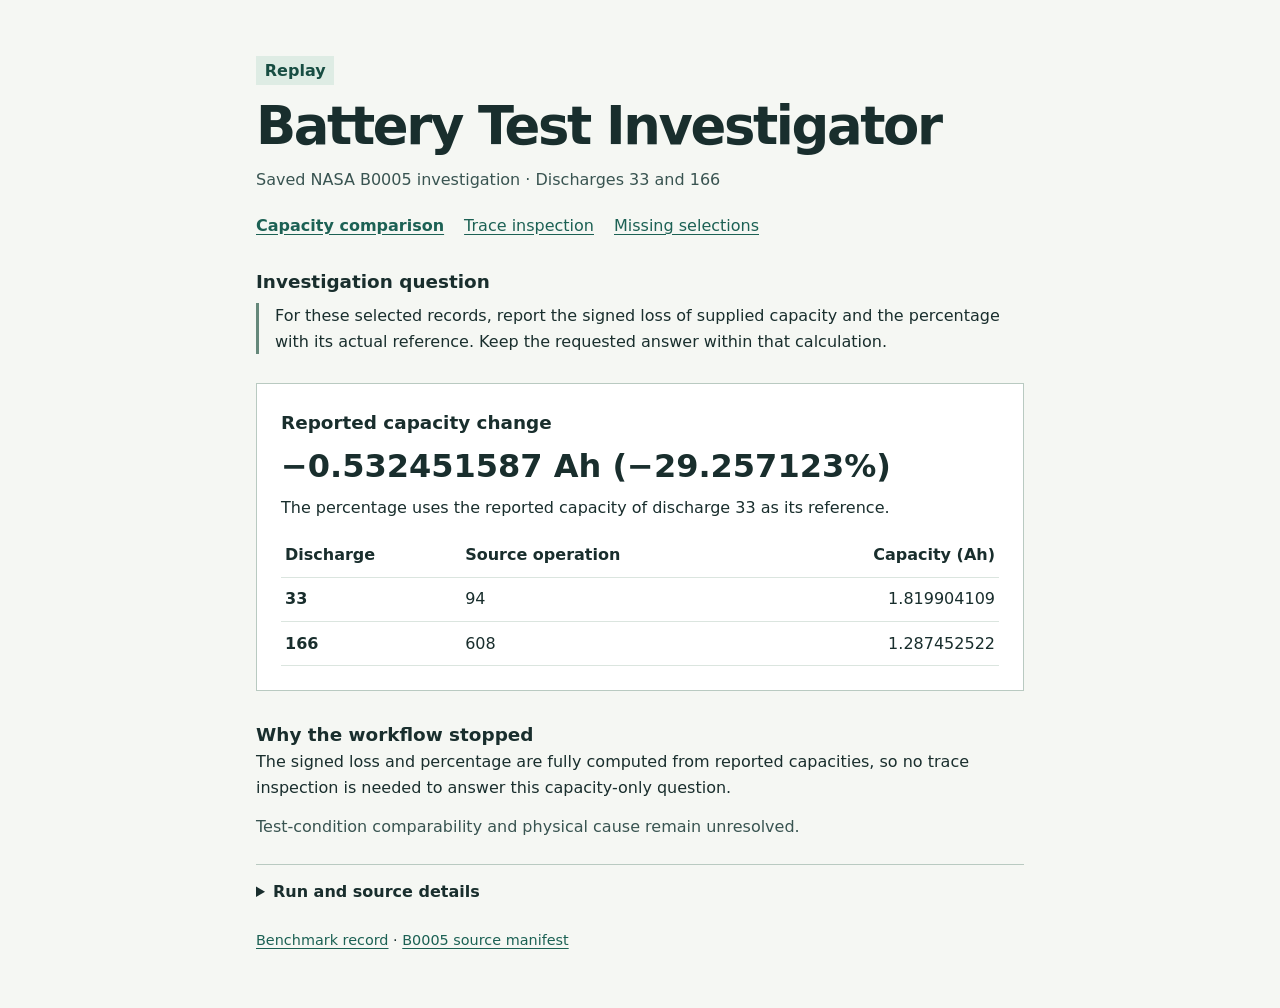
<file: demo/index.html>
<!doctype html>
<html lang="en">
<head>
  <meta charset="utf-8">
  <meta name="viewport" content="width=device-width, initial-scale=1">
  <meta name="color-scheme" content="light">
  <meta http-equiv="Content-Security-Policy" content="default-src 'none'; style-src 'unsafe-inline'; base-uri 'none'; form-action 'none'">
  <title>Capacity replay | Battery Test Investigator</title>
  <style>
    :root {
      font: 1rem/1.6 "Source Sans 3", system-ui, sans-serif;
      color: #192e2d;
      background: #f5f7f3;
    }

    body { margin: 0; }
    main { max-width: 48rem; margin: auto; padding: clamp(1.25rem, 5vw, 3.5rem); }
    h1, h2, p { margin: 0; }
    h1 { font-size: clamp(2rem, 6vw, 3.3rem); line-height: 1.05; letter-spacing: -0.045em; }
    h2 { font-size: 1.15rem; }
    .intro { margin-top: 0.85rem; color: #395451; }
    .mode { display: inline-block; margin-bottom: 0.8rem; padding: 0.12rem 0.55rem; color: #174d42; background: #deece4; font-weight: 650; }
    .section { margin-top: 1.8rem; }
    nav { display: flex; flex-wrap: wrap; gap: 0.5rem 1.25rem; margin-top: 1.25rem; }
    nav [aria-current="page"] { font-weight: 700; }
    blockquote { margin: 0.4rem 0 0; padding-left: 1rem; border-left: 3px solid #65887a; }
    .comparison { padding: clamp(0.8rem, 3vw, 1.5rem); border: 1px solid #b9cac1; background: white; }
    .change { margin: 0.2rem 0; font-size: clamp(1.3rem, 4vw, 2rem); font-weight: 700; font-variant-numeric: tabular-nums; }
    table { width: 100%; margin-top: 0.8rem; border-collapse: collapse; font-variant-numeric: tabular-nums; }
    th, td { padding: 0.55rem 0.25rem; border-bottom: 1px solid #dbe5df; text-align: left; }
    th:last-child, td:last-child { text-align: right; }
    details { margin-top: 1.5rem; padding-top: 0.9rem; border-top: 1px solid #b9cac1; }
    summary { cursor: pointer; font-weight: 650; }
    details p { margin-top: 0.5rem; }
    footer { margin-top: 1.5rem; font-size: 0.9rem; }
    a { color: #1c6154; text-underline-offset: 0.2em; }
    a:focus-visible, summary:focus-visible { outline: 2px solid #1c6154; outline-offset: 0.2rem; }
  </style>
</head>
<body>
  <main>
    <header>
      <p class="mode">Replay</p>
      <h1>Battery Test Investigator</h1>
      <p class="intro">Saved NASA B0005 investigation · Discharges 33 and 166</p>
    </header>

    <nav aria-label="Saved investigations">
      <a href="index.html" aria-current="page">Capacity comparison</a>
      <a href="traces.html">Trace inspection</a>
      <a href="clarification.html">Missing selections</a>
    </nav>

    <section class="section" aria-labelledby="question">
      <h2 id="question">Investigation question</h2>
      <blockquote>For these selected records, report the signed loss of supplied capacity and the percentage with its actual reference. Keep the requested answer within that calculation.</blockquote>
    </section>

    <section class="section comparison" aria-labelledby="capacity">
      <h2 id="capacity">Reported capacity change</h2>
      <p class="change">−0.532451587 Ah (−29.257123%)</p>
      <p>The percentage uses the reported capacity of discharge 33 as its reference.</p>
      <table aria-label="Selected discharge records">
        <thead>
          <tr><th scope="col">Discharge</th><th scope="col">Source operation</th><th scope="col">Capacity (Ah)</th></tr>
        </thead>
        <tbody>
          <tr><th scope="row">33</th><td>94</td><td>1.819904109</td></tr>
          <tr><th scope="row">166</th><td>608</td><td>1.287452522</td></tr>
        </tbody>
      </table>
    </section>

    <section class="section" aria-labelledby="decision">
      <h2 id="decision">Why the workflow stopped</h2>
      <p>The signed loss and percentage are fully computed from reported capacities, so no trace inspection is needed to answer this capacity-only question.</p>
      <p class="intro">Test-condition comparability and physical cause remain unresolved.</p>
    </section>

    <details>
      <summary>Run and source details</summary>
      <p>The workflow compared capacity and retrieved the battery protocol before saving partial findings.</p>
      <p>Local benchmark case <code>R25-capacity</code>, workflow v23. The source manifest identifies the original MATLAB file and its checksum.</p>
    </details>

    <footer>
      <a href="../evaluations/experiments/portfolio-final-local-20261110.json">Benchmark record</a>
      · <a href="../data/manifests/B0005.json">B0005 source manifest</a>
    </footer>
  </main>
</body>
</html>
</file>
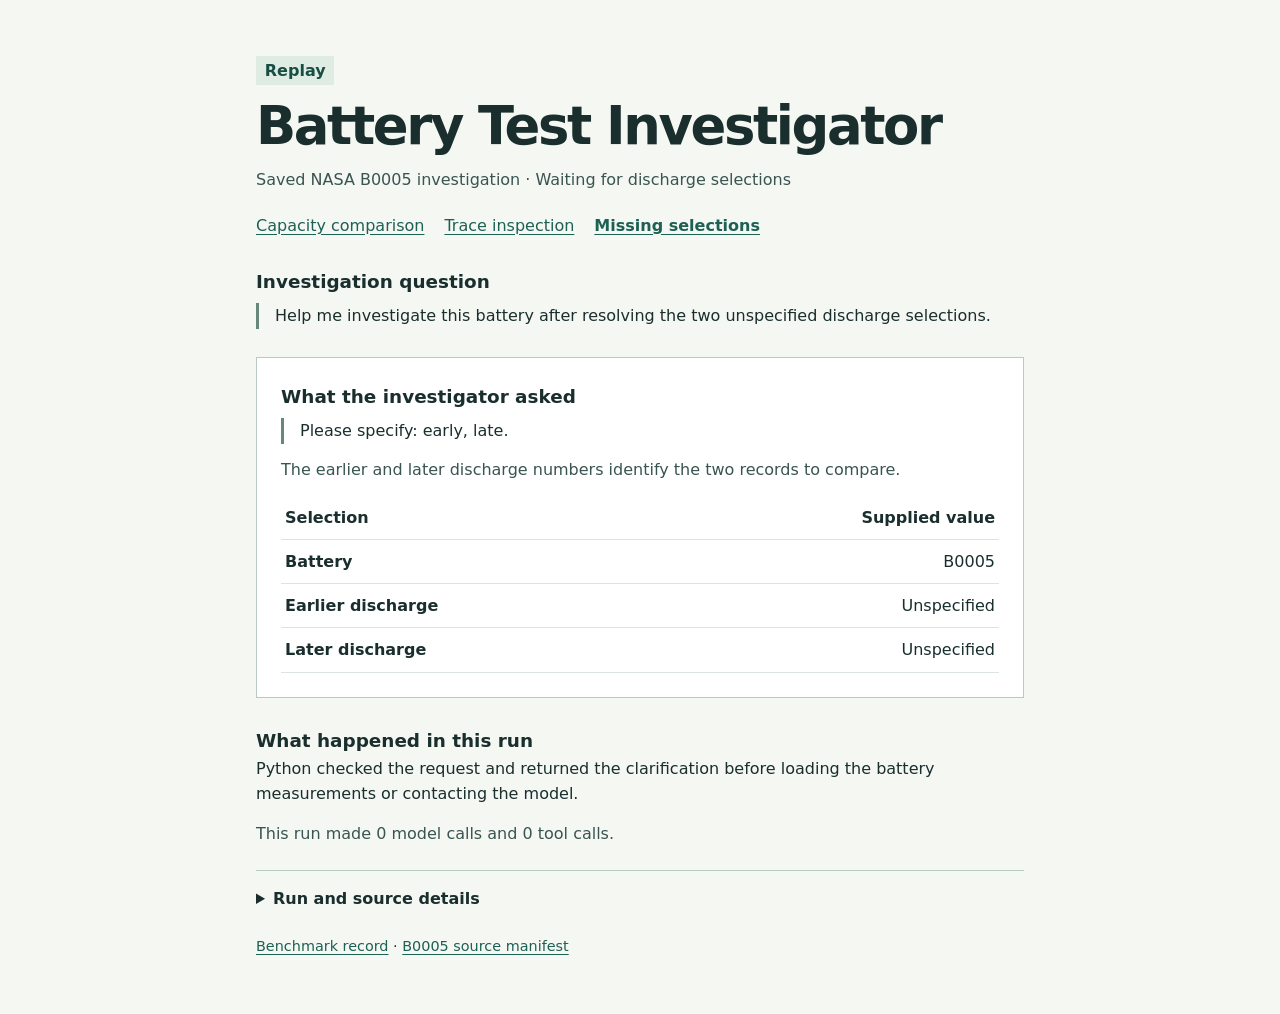
<file: demo/clarification.html>
<!doctype html>
<html lang="en">
<head>
  <meta charset="utf-8">
  <meta name="viewport" content="width=device-width, initial-scale=1">
  <meta name="color-scheme" content="light">
  <meta http-equiv="Content-Security-Policy" content="default-src 'none'; style-src 'unsafe-inline'; base-uri 'none'; form-action 'none'">
  <title>Clarification replay | Battery Test Investigator</title>
  <style>
    :root {
      font: 1rem/1.6 "Source Sans 3", system-ui, sans-serif;
      color: #192e2d;
      background: #f5f7f3;
    }

    body { margin: 0; }
    main { max-width: 48rem; margin: auto; padding: clamp(1.25rem, 5vw, 3.5rem); }
    h1, h2, p { margin: 0; }
    h1 { font-size: clamp(2rem, 6vw, 3.3rem); line-height: 1.05; letter-spacing: -0.045em; }
    h2 { font-size: 1.15rem; }
    .intro { margin-top: 0.85rem; color: #395451; }
    .mode { display: inline-block; margin-bottom: 0.8rem; padding: 0.12rem 0.55rem; color: #174d42; background: #deece4; font-weight: 650; }
    .section { margin-top: 1.8rem; }
    nav { display: flex; flex-wrap: wrap; gap: 0.5rem 1.25rem; margin-top: 1.25rem; }
    nav [aria-current="page"] { font-weight: 700; }
    blockquote { margin: 0.4rem 0 0; padding-left: 1rem; border-left: 3px solid #65887a; }
    .comparison { padding: clamp(0.8rem, 3vw, 1.5rem); border: 1px solid #b9cac1; background: white; }
    table { width: 100%; margin-top: 0.8rem; border-collapse: collapse; font-variant-numeric: tabular-nums; }
    th, td { padding: 0.55rem 0.25rem; border-bottom: 1px solid #dbe5df; text-align: left; }
    th:last-child, td:last-child { text-align: right; }
    details { margin-top: 1.5rem; padding-top: 0.9rem; border-top: 1px solid #b9cac1; }
    summary { cursor: pointer; font-weight: 650; }
    details p { margin-top: 0.5rem; }
    footer { margin-top: 1.5rem; font-size: 0.9rem; }
    a { color: #1c6154; text-underline-offset: 0.2em; }
    a:focus-visible, summary:focus-visible { outline: 2px solid #1c6154; outline-offset: 0.2rem; }
      code { overflow-wrap: anywhere; }
  </style>
</head>
<body>
  <main>
    <header>
      <p class="mode">Replay</p>
      <h1>Battery Test Investigator</h1>
      <p class="intro">Saved NASA B0005 investigation · Waiting for discharge selections</p>
    </header>

    <nav aria-label="Saved investigations">
      <a href="index.html">Capacity comparison</a>
      <a href="traces.html">Trace inspection</a>
      <a href="clarification.html" aria-current="page">Missing selections</a>
    </nav>

    <section class="section" aria-labelledby="question">
      <h2 id="question">Investigation question</h2>
      <blockquote>Help me investigate this battery after resolving the two unspecified discharge selections.</blockquote>
    </section>

    <section class="section comparison" aria-labelledby="clarification">
      <h2 id="clarification">What the investigator asked</h2>
      <blockquote>Please specify: early, late.</blockquote>
      <p class="intro">The earlier and later discharge numbers identify the two records to compare.</p>
      <table aria-label="Selections supplied in the request">
        <thead>
          <tr><th scope="col">Selection</th><th scope="col">Supplied value</th></tr>
        </thead>
        <tbody>
          <tr><th scope="row">Battery</th><td>B0005</td></tr>
          <tr><th scope="row">Earlier discharge</th><td>Unspecified</td></tr>
          <tr><th scope="row">Later discharge</th><td>Unspecified</td></tr>
        </tbody>
      </table>
    </section>

    <section class="section" aria-labelledby="activity">
      <h2 id="activity">What happened in this run</h2>
      <p>Python checked the request and returned the clarification before loading the battery measurements or contacting the model.</p>
      <p class="intro">This run made 0 model calls and 0 tool calls.</p>
    </section>

    <details>
      <summary>Run and source details</summary>
      <p>Local benchmark case <code>R29-missing-pair</code>, workflow v23.</p>
      <p>Saved run <code>db54a02de8a54dabb3c229cd1b587177</code>.</p>
      <p>The benchmark records this run's checksum and its <code>needs_clarification</code> result.</p>
    </details>

    <footer>
      <a href="../evaluations/experiments/portfolio-final-local-20261110.json">Benchmark record</a>
      · <a href="../data/manifests/B0005.json">B0005 source manifest</a>
    </footer>
  </main>
</body>
</html>
</file>
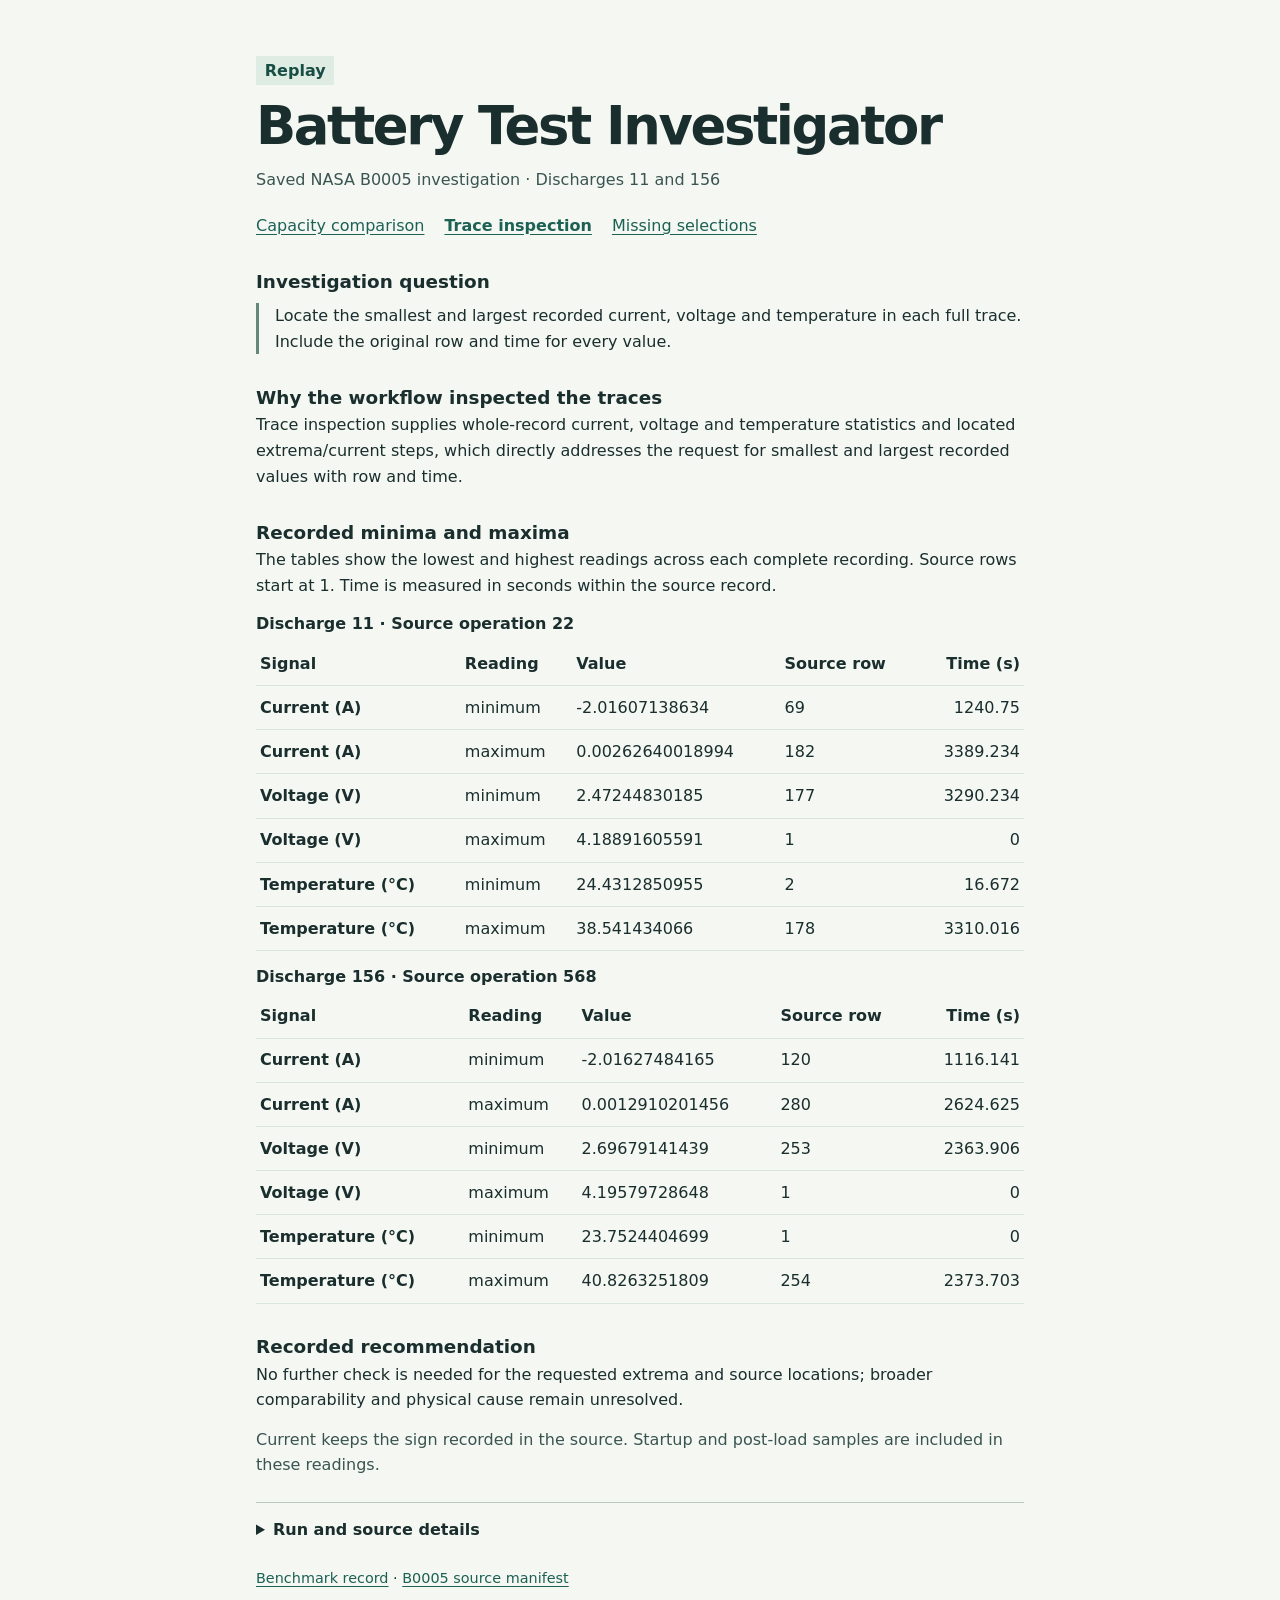
<file: demo/traces.html>
<!doctype html>
<html lang="en">
<head>
  <meta charset="utf-8">
  <meta name="viewport" content="width=device-width, initial-scale=1">
  <meta name="color-scheme" content="light">
  <meta http-equiv="Content-Security-Policy" content="default-src 'none'; style-src 'unsafe-inline'; base-uri 'none'; form-action 'none'">
  <title>Trace replay | Battery Test Investigator</title>
  <style>
    :root {
      font: 1rem/1.6 "Source Sans 3", system-ui, sans-serif;
      color: #192e2d;
      background: #f5f7f3;
    }

    body { margin: 0; }
    main { max-width: 48rem; margin: auto; padding: clamp(1.25rem, 5vw, 3.5rem); }
    h1, h2, p { margin: 0; }
    h1 { font-size: clamp(2rem, 6vw, 3.3rem); line-height: 1.05; letter-spacing: -0.045em; }
    h2 { font-size: 1.15rem; }
    .intro { margin-top: 0.85rem; color: #395451; }
    .mode { display: inline-block; margin-bottom: 0.8rem; padding: 0.12rem 0.55rem; color: #174d42; background: #deece4; font-weight: 650; }
    .section { margin-top: 1.8rem; }
    nav { display: flex; flex-wrap: wrap; gap: 0.5rem 1.25rem; margin-top: 1.25rem; }
    nav [aria-current="page"] { font-weight: 700; }
    blockquote { margin: 0.4rem 0 0; padding-left: 1rem; border-left: 3px solid #65887a; }
    .comparison { padding: clamp(0.8rem, 3vw, 1.5rem); border: 1px solid #b9cac1; background: white; }
    .change { margin: 0.2rem 0; font-size: clamp(1.3rem, 4vw, 2rem); font-weight: 700; font-variant-numeric: tabular-nums; }
    table { width: 100%; margin-top: 0.8rem; border-collapse: collapse; font-variant-numeric: tabular-nums; }
    th, td { padding: 0.55rem 0.25rem; border-bottom: 1px solid #dbe5df; text-align: left; }
    th:last-child, td:last-child { text-align: right; }
    details { margin-top: 1.5rem; padding-top: 0.9rem; border-top: 1px solid #b9cac1; }
    summary { cursor: pointer; font-weight: 650; }
    details p { margin-top: 0.5rem; }
    footer { margin-top: 1.5rem; font-size: 0.9rem; }
    a { color: #1c6154; text-underline-offset: 0.2em; }
    a:focus-visible, summary:focus-visible { outline: 2px solid #1c6154; outline-offset: 0.2rem; }

    .table-scroll { overflow-x: auto; margin-top: 0.8rem; }
    .table-scroll table { min-width: 35rem; margin-top: 0; }
    caption { text-align: left; font-weight: 650; margin-bottom: 0.3rem; }
    code { overflow-wrap: anywhere; }
    .scroll-hint { display: none; }
    @media (max-width: 640px) { .scroll-hint { display: block; } }
  </style>
</head>
<body>
  <main>
    <header>
      <p class="mode">Replay</p>
      <h1>Battery Test Investigator</h1>
      <p class="intro">Saved NASA B0005 investigation · Discharges 11 and 156</p>
    </header>

    <nav aria-label="Saved investigations">
      <a href="index.html">Capacity comparison</a>
      <a href="traces.html" aria-current="page">Trace inspection</a>
      <a href="clarification.html">Missing selections</a>
    </nav>

    <section class="section" aria-labelledby="question">
      <h2 id="question">Investigation question</h2>
      <blockquote>Locate the smallest and largest recorded current, voltage and temperature in each full trace. Include the original row and time for every value.</blockquote>
    </section>

    <section class="section" aria-labelledby="decision">
      <h2 id="decision">Why the workflow inspected the traces</h2>
      <p>Trace inspection supplies whole-record current, voltage and temperature statistics and located extrema/current steps, which directly addresses the request for smallest and largest recorded values with row and time.</p>
    </section>

    <section class="section" aria-labelledby="readings">
      <h2 id="readings">Recorded minima and maxima</h2>
      <p>The tables show the lowest and highest readings across each complete recording. Source rows start at 1. Time is measured in seconds within the source record.</p>
      <p class="intro scroll-hint">Scroll each table to see the source rows and times.</p>

      <div class="table-scroll" tabindex="0" role="region" aria-label="Discharge 11 · Source operation 22">
        <table>
          <caption>Discharge 11 · Source operation 22</caption>
          <thead>
            <tr><th scope="col">Signal</th><th scope="col">Reading</th><th scope="col">Value</th><th scope="col">Source row</th><th scope="col">Time (s)</th></tr>
          </thead>
          <tbody>
            <tr><th scope="row">Current (A)</th><td>minimum</td><td>-2.01607138634</td><td>69</td><td>1240.75</td></tr>
            <tr><th scope="row">Current (A)</th><td>maximum</td><td>0.00262640018994</td><td>182</td><td>3389.234</td></tr>
            <tr><th scope="row">Voltage (V)</th><td>minimum</td><td>2.47244830185</td><td>177</td><td>3290.234</td></tr>
            <tr><th scope="row">Voltage (V)</th><td>maximum</td><td>4.18891605591</td><td>1</td><td>0</td></tr>
            <tr><th scope="row">Temperature (°C)</th><td>minimum</td><td>24.4312850955</td><td>2</td><td>16.672</td></tr>
            <tr><th scope="row">Temperature (°C)</th><td>maximum</td><td>38.541434066</td><td>178</td><td>3310.016</td></tr>
          </tbody>
        </table>
      </div>
      <div class="table-scroll" tabindex="0" role="region" aria-label="Discharge 156 · Source operation 568">
        <table>
          <caption>Discharge 156 · Source operation 568</caption>
          <thead>
            <tr><th scope="col">Signal</th><th scope="col">Reading</th><th scope="col">Value</th><th scope="col">Source row</th><th scope="col">Time (s)</th></tr>
          </thead>
          <tbody>
            <tr><th scope="row">Current (A)</th><td>minimum</td><td>-2.01627484165</td><td>120</td><td>1116.141</td></tr>
            <tr><th scope="row">Current (A)</th><td>maximum</td><td>0.0012910201456</td><td>280</td><td>2624.625</td></tr>
            <tr><th scope="row">Voltage (V)</th><td>minimum</td><td>2.69679141439</td><td>253</td><td>2363.906</td></tr>
            <tr><th scope="row">Voltage (V)</th><td>maximum</td><td>4.19579728648</td><td>1</td><td>0</td></tr>
            <tr><th scope="row">Temperature (°C)</th><td>minimum</td><td>23.7524404699</td><td>1</td><td>0</td></tr>
            <tr><th scope="row">Temperature (°C)</th><td>maximum</td><td>40.8263251809</td><td>254</td><td>2373.703</td></tr>
          </tbody>
        </table>
      </div>
    </section>

    <section class="section" aria-labelledby="recommendation">
      <h2 id="recommendation">Recorded recommendation</h2>
      <p>No further check is needed for the requested extrema and source locations; broader comparability and physical cause remain unresolved.</p>
      <p class="intro">Current keeps the sign recorded in the source. Startup and post-load samples are included in these readings.</p>
    </section>

    <details>
      <summary>Run and source details</summary>
      <p>The workflow compared capacity, retrieved the battery protocol and inspected the selected traces before saving partial findings.</p>
      <p>Local benchmark case <code>R26-extrema</code>, workflow v23.</p>
      <p>Saved run <code>51f61b0890bd41b2beee5577545b8651</code>.</p>
      <p>Trace evidence <code>traces-24c47aadbe2a80fc</code>. The benchmark records the saved run's checksum.</p>
    </details>

    <footer>
      <a href="../evaluations/experiments/portfolio-final-local-20261110.json">Benchmark record</a>
      · <a href="../data/manifests/B0005.json">B0005 source manifest</a>
    </footer>
  </main>
</body>
</html>
</file>
